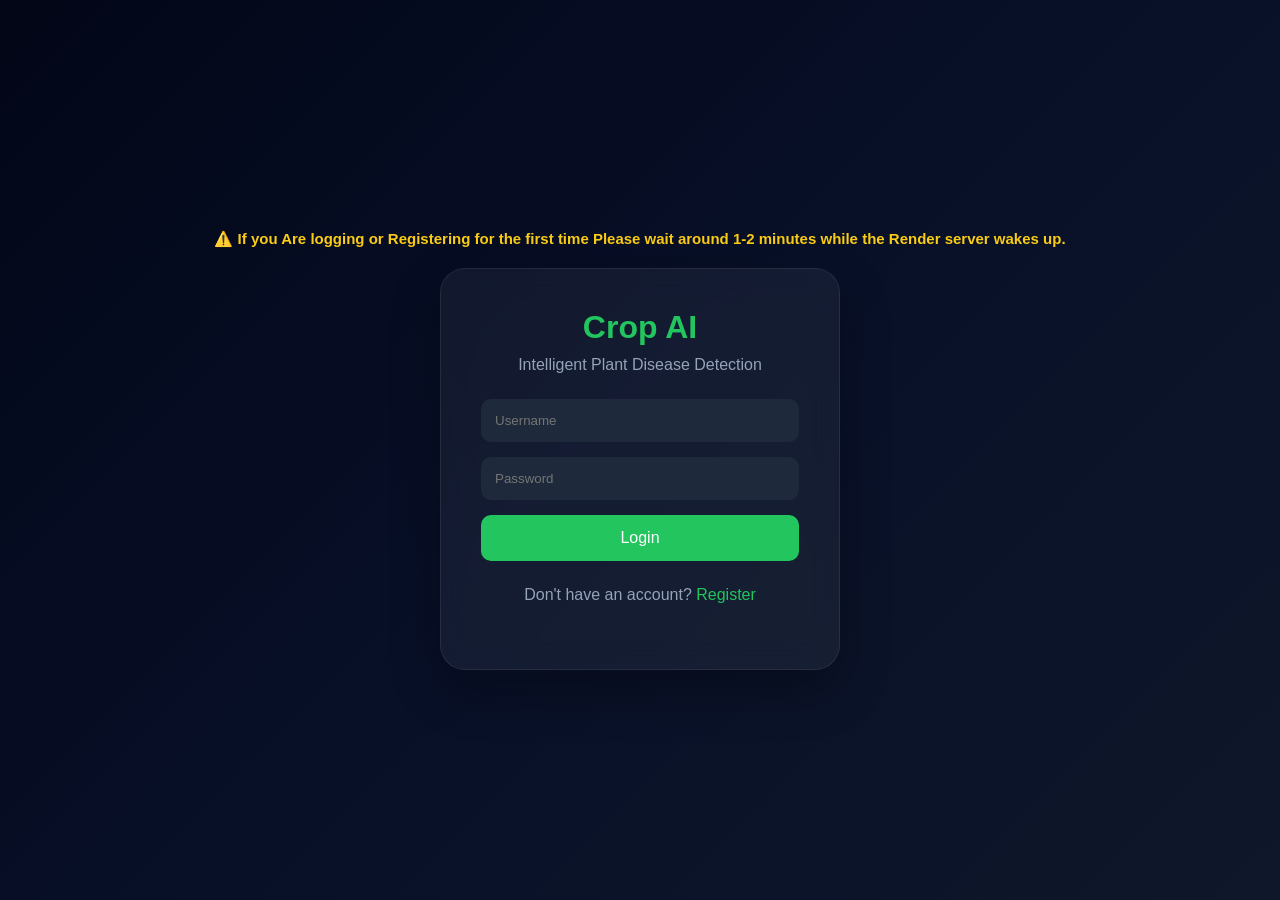
<file: Frontend/index.html>
<!DOCTYPE html>
<html lang="en">

<head>

    <meta charset="UTF-8">

    <meta name="viewport"
          content="width=device-width, initial-scale=1.0">

    <title>AI Crop Health Monitor</title>

    <link rel="stylesheet" href="./style.css">

</head>



<body>

    <div class="app">

        <div class="sidebar">

            <h2>Crop AI</h2>

            <button id="dashboardBtn">
                Dashboard
            </button>

            <button id="predictPageBtn">
                Predict
            </button>

            <button id="historyBtn">
                History
            </button>

            <button id="logoutBtn">
                Logout
            </button>

        </div>

        <div class="main-content">

    <h1>
        AI Crop Disease Detection
    </h1>

    <div class="stats-container">

        <div class="card">

            <h3>
                Total Predictions
            </h3>

            <p id="totalPredictions">
                0
            </p>

        </div>

        <div class="card">

            <h3>
                Healthy
            </h3>

            <p id="healthyCount">
                0
            </p>

        </div>

        <div class="card">

            <h3>
                Diseased
            </h3>

            <p id="diseasedCount">
                0
            </p>

        </div>

    </div>
    <div class="notice-card">
    <h3>📢 Important Information</h3>

    <p>
        This model currently supports Apple, Tomato, Potato, and Bell Pepper
        leaf disease detection only. The current version was trained on a
        limited dataset, so prediction accuracy may vary. A new model is
        currently being trained on a larger dataset to improve performance.
    </p>
</div>

<div id="dropArea">
            <div id="dropArea">

                <p>
                    Drag & Drop Images Here
                </p>

                <span>or</span>

                <button type="button" id="browseBtn">
                    Browse Images
                </button>

                <input
                    type="file"
                    id="imageInput"
                    multiple
                    hidden
                >

            </div>

            <div id="previewContainer"></div>

            <button type="button" id="predictBtn">
                Predict Diseases
            </button>
            <div id = "predictionStatus"></div>

            <div id="resultSection">

    <h2>
        Prediction Result
    </h2>

    <div id="result">

    </div>

</div>
            <div id = "historySection">
                <h2>Prediction History</h2>
                <div id = "historyContainer">
                </div>
            </div>

        </div>

    </div>

    <script src="./script.js"></script>

</body>

</html>
</file>
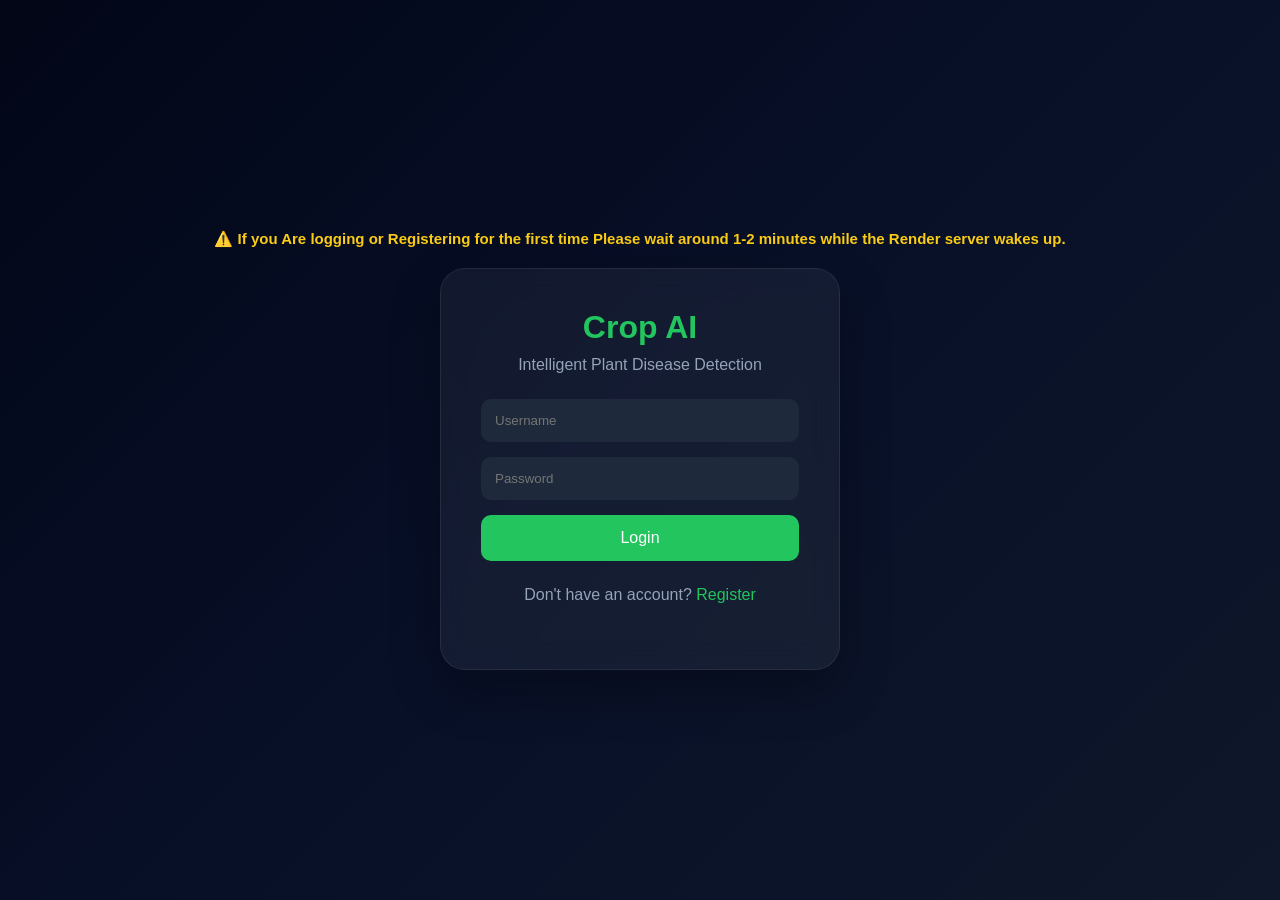
<file: Frontend/login.html>
<!DOCTYPE html>
<html>

<head>

    <title>Crop AI Login</title>

    <link rel="stylesheet" href="./login.css">

</head>

<body>
    

    <div class="login-container">
        <div class="render-notice">
        ⚠️ If you Are logging or Registering for the first time Please wait around 1-2 minutes  while the Render server wakes up.
    </div>

        <div class="login-card">

            <h1> Crop AI</h1>

            <p>
                Intelligent Plant Disease Detection
            </p>

            <input
                type="text"
                id="username"
                placeholder="Username">

            <input
                type="password"
                id="password"
                placeholder="Password">

            <button id="loginBtn">
                Login
            </button>

            <p id="loginMessage"></p>
            <p style="margin-top:20px;">

    Don't have an account?

    <a
        href="./register.html"
        style="
            color:#22c55e;
            text-decoration:none;
        "
    >
        Register
    </a>

</p>

        </div>

    </div>

    <script src="./login.js"></script>

</body>

</html>
</file>
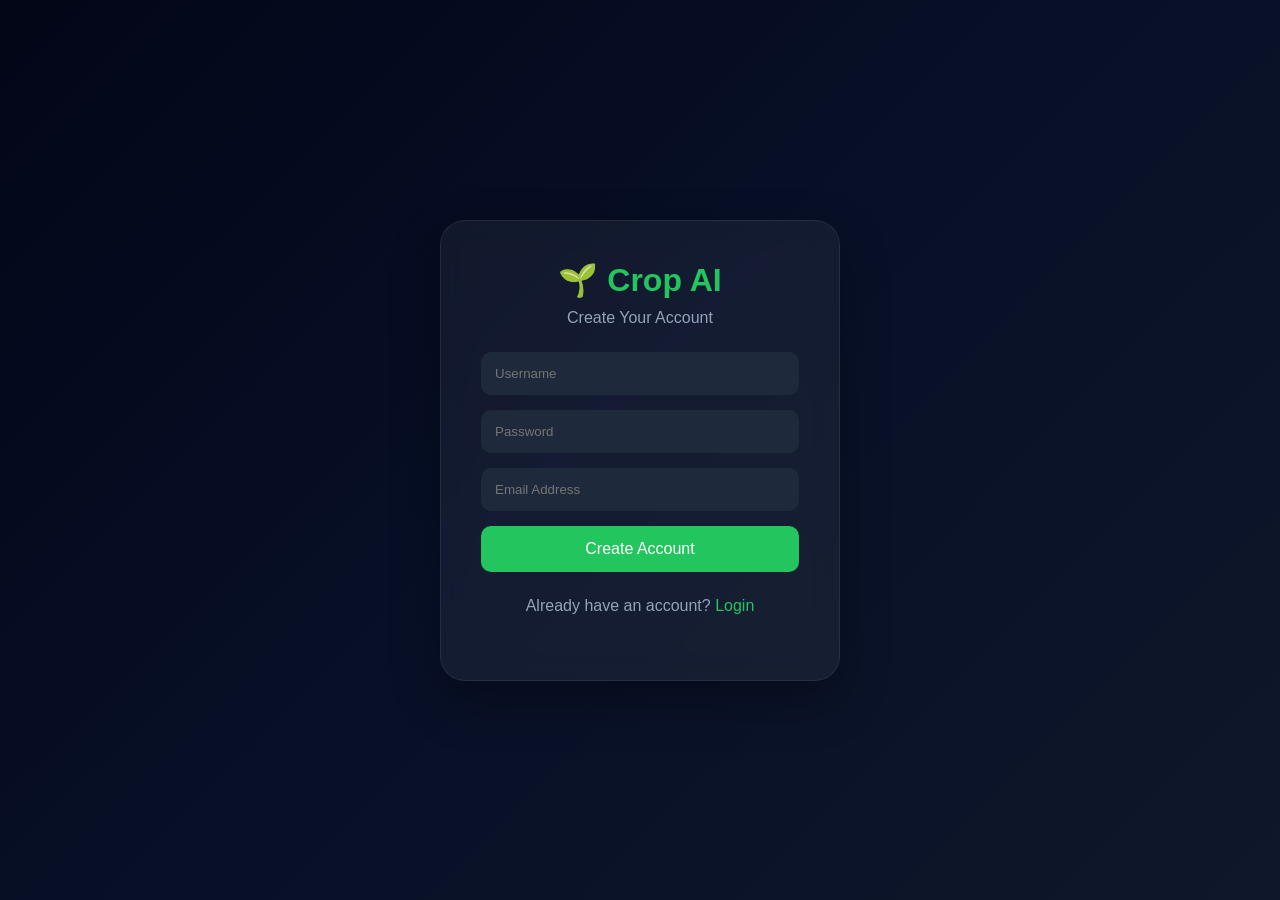
<file: Frontend/register.html>
<!DOCTYPE html>
<html>

<head>

    <title>Register - Crop AI</title>

    <link rel="stylesheet" href="./login.css">

</head>

<body>

    <div class="login-container">

        <div class="login-card">

            <h1>🌱 Crop AI</h1>

            <p>
                Create Your Account
            </p>

            <input
                type="text"
                id="username"
                placeholder="Username">

            <input
                type="password"
                id="password"
                placeholder="Password">

            <input
                type="email"
                id="email"
                placeholder="Email Address">

            <button id="registerBtn">
                Create Account
            </button>

            <p id="registerMessage"></p>

            <p style="margin-top:20px;">

                Already have an account?

                <a
                    href="./login.html"
                    style="
                        color:#22c55e;
                        text-decoration:none;
                    "
                >
                    Login
                </a>

            </p>

        </div>

    </div>

    <script src="./register.js"></script>

</body>

</html>
</file>
<file: Frontend/style.css>
*{
    margin: 0;
    padding: 0;
    box-sizing: border-box;
}

body{
    font-family: Arial, sans-serif;
    background: #0f172a;
    color: white;
}

.app{
    display: flex;
    min-height: 100vh;
}

.sidebar{
    width: 220px;
    background: #111827;
    padding: 30px;

    display: flex;
    flex-direction: column;
    gap: 20px;

    border-right: 1px solid #1f2937;
}

.sidebar h2{
    color: #22c55e;
}

.sidebar button{
    padding: 12px;
    border: none;
    border-radius: 8px;

    background: #1f2937;
    color: white;

    cursor: pointer;

    transition: 0.3s;
}

.sidebar button:hover{
    background: #22c55e;
}
.main-content{
    flex: 1;

    padding: 40px;

    display: flex;
    flex-direction: column;

    gap: 25px;
}

.main-content h1{
    margin-bottom: 30px;
}

#dropArea{
    border: 2px dashed #22c55e;

    padding: 35px;

    border-radius: 15px;

    text-align: center;

    background: #111827;

    transition: 0.3s;
}

#dropArea.dragover{
    background: #1e293b;
}

#dropArea p{
    font-size: 20px;
    margin-bottom: 10px;
}

#dropArea span{
    display: block;
    margin-bottom: 10px;
}

#browseBtn{
    padding: 12px 20px;

    background: #22c55e;

    border: none;

    border-radius: 8px;

    color: white;

    cursor: pointer;
}

#predictBtn{
    margin-top: 30px;

    padding: 14px 25px;

    background: #22c55e;

    border: none;

    border-radius: 8px;

    color: white;

    cursor: pointer;
}

#previewContainer{
    margin-top: 30px;

    display: grid;

    grid-template-columns: repeat(auto-fill, minmax(200px, 1fr));

    gap: 20px;
}

.preview-card{
    background:
        rgba(
            255,
            255,
            255,
            0.04
        );

    backdrop-filter:
        blur(12px);

    border-radius: 20px;

    overflow: hidden;

    padding: 18px;

    border:
        1px solid rgba(
            255,
            255,
            255,
            0.08
        );

    transition: 0.3s;
}

.preview-card:hover{
    transform:
        translateY(-5px);

    border-color:
        #22c55e;
}

.preview-card img{
    width: 100%;
    height: 200px;

    object-fit: cover;

    border-radius: 10px;
}

.result-text{
    margin-top: 10px;

    line-height: 1.6;
}
.stats-container{
    display: grid;

    grid-template-columns:
        repeat(3, 1fr);

    gap: 20px;

    margin-bottom: 10px;
}

.card{
    background: rgba(
        255,
        255,
        255,
        0.05
    );

    backdrop-filter: blur(12px);

    border: 1px solid rgba(
        255,
        255,
        255,
        0.08
    );

    border-radius: 18px;

    padding: 25px;

    transition: 0.3s;
}

.card:hover{
    transform:
        translateY(-5px);

    border-color:
        #22c55e;
}

.card h3{
    color: #94a3b8;

    margin-bottom: 15px;

    font-size: 14px;

    text-transform: uppercase;

    letter-spacing: 1px;
}

.card p{
    font-size: 36px;

    font-weight: bold;

    color: #22c55e;
}
.main-content h1{
    font-size: 48px;

    font-weight: 700;

    margin-bottom: 10px;
}
body{
    background:
        linear-gradient(
            135deg,
            #020617,
            #081028,
            #0f172a
        );
}
#resultSection{
    margin-top: 30px;
}

#result{
    margin-top: 15px;
}

.result-card{
    background: rgba(
        255,
        255,
        255,
        0.05
    );

    border: 1px solid rgba(
        255,
        255,
        255,
        0.08
    );

    border-radius: 20px;

    padding: 25px;

    backdrop-filter: blur(12px);

    animation:
        fadeIn 0.5s ease;
}

.result-card h3{
    color: #22c55e;

    margin-bottom: 15px;
}

.result-card p{
    margin-bottom: 10px;

    color: #e2e8f0;
}

@keyframes fadeIn{

    from{
        opacity: 0;
        transform:
            translateY(20px);
    }

    to{
        opacity: 1;
        transform:
            translateY(0);
    }
}
.prediction-result{
    margin-top: 15px;
}

.prediction-result h3{
    color: #22c55e;

    margin-bottom: 15px;

    font-size: 18px;
}

.prediction-result p{
    margin-bottom: 10px;

    color: #e2e8f0;
}

.message-box{
    margin-top: 15px;

    background: rgba(
        34,
        197,
        94,
        0.15
    );

    border-left: 4px solid #22c55e;

    padding: 12px;

    border-radius: 10px;

    color: #d1fae5;

    line-height: 1.5;
}



.notice-card{

    margin:25px 0;

    padding:18px 22px;

    border-radius:16px;

    background:rgba(255,255,255,0.04);

    border:1px solid rgba(250,204,21,0.25);

    border-left:4px solid #facc15;

    color:#cbd5e1;
}

.notice-card h3{

    color:#facc15;

    margin-bottom:10px;
}

.notice-card p{

    font-size:14px;

    line-height:1.6;
}
</file>
<file: Frontend/login.css>
*{
    margin:0;
    padding:0;
    box-sizing:border-box;
}

body{

    min-height:100vh;

    display:flex;
    justify-content:center;
    align-items:center;

    font-family:Arial,sans-serif;

    background:
    linear-gradient(
        135deg,
        #020617,
        #081028,
        #0f172a
    );
}
.login-container{
    width:100%;
    display:flex;
    flex-direction:column;
    justify-content:center;
    align-items:center;
    gap:20px;
}

.render-notice{
    color:#facc15;
    font-size:15px;
    font-weight:600;
    text-align:center;
}

.login-container{

    width:100%;

    display:flex;
    justify-content:center;
    align-items:center;
}

.login-card{

    width:400px;

    padding:40px;

    border-radius:25px;

    background:
    rgba(
        255,
        255,
        255,
        0.05
    );

    backdrop-filter:
    blur(15px);

    border:
    1px solid rgba(
        255,
        255,
        255,
        0.08
    );

    text-align:center;

    box-shadow:
    0 20px 50px
    rgba(
        0,
        0,
        0,
        0.3
    );
}

.login-card h1{

    color:#22c55e;

    margin-bottom:10px;
}

.login-card p{

    color:#94a3b8;

    margin-bottom:25px;
}

.login-card input{

    width:100%;

    padding:14px;

    margin-bottom:15px;

    border:none;

    border-radius:10px;

    background:#1e293b;

    color:white;

    outline:none;
}

.login-card button{

    width:100%;

    padding:14px;

    border:none;

    border-radius:10px;

    background:#22c55e;

    color:white;

    font-size:16px;

    cursor:pointer;

    transition:0.3s;
}

.login-card button:hover{

    transform:
    translateY(-2px);

    background:#16a34a;
}
</file>
